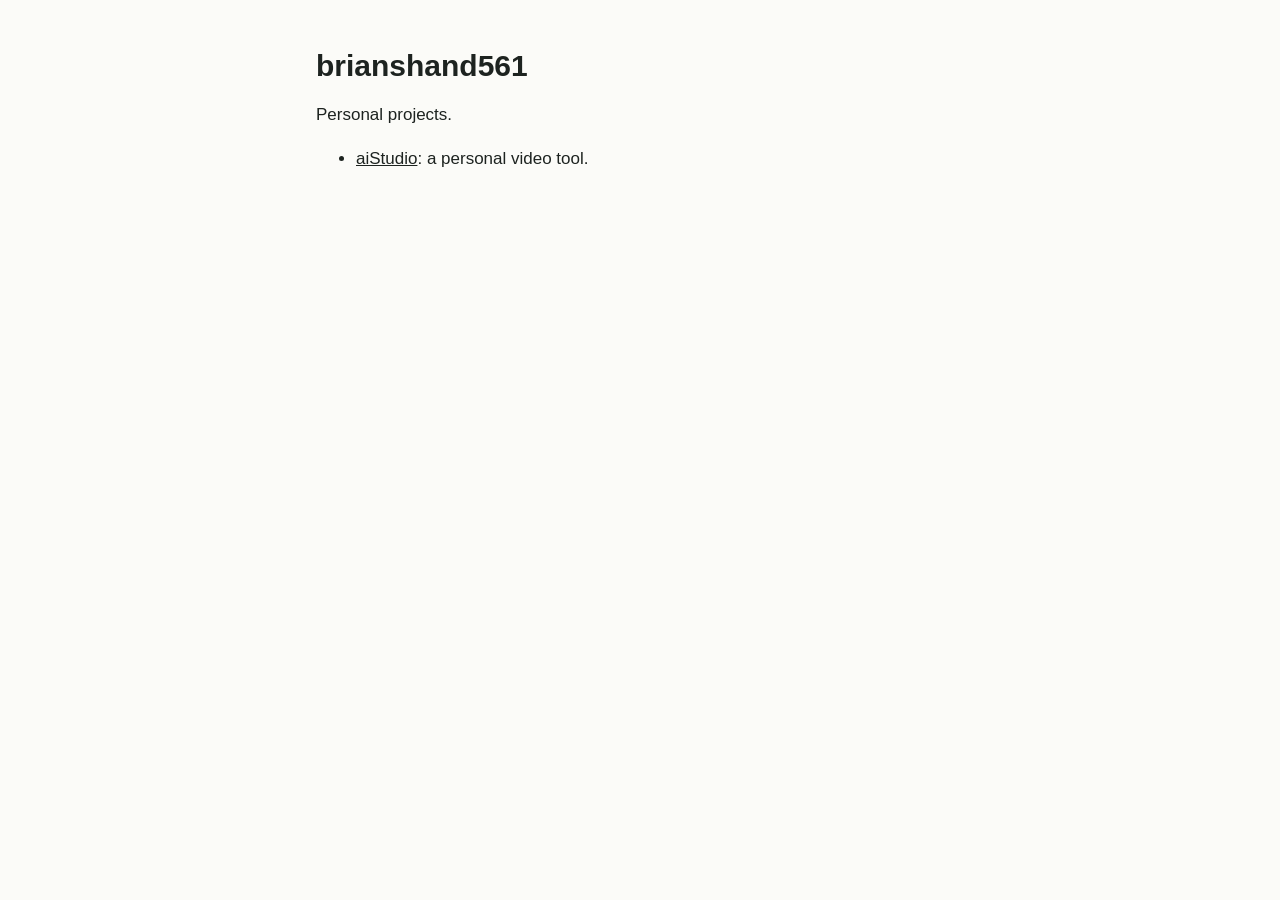
<file: index.html>
<!doctype html>
<html lang="en"><head><meta charset="utf-8"><meta name="viewport" content="width=device-width, initial-scale=1">
<title>brianshand561</title><link rel="stylesheet" href="/style.css"></head>
<body><main>
<h1>brianshand561</h1>
<p>Personal projects.</p>
<ul><li><a href="/aistudio/">aiStudio</a>: a personal video tool.</li></ul>
</main></body></html>
</file>
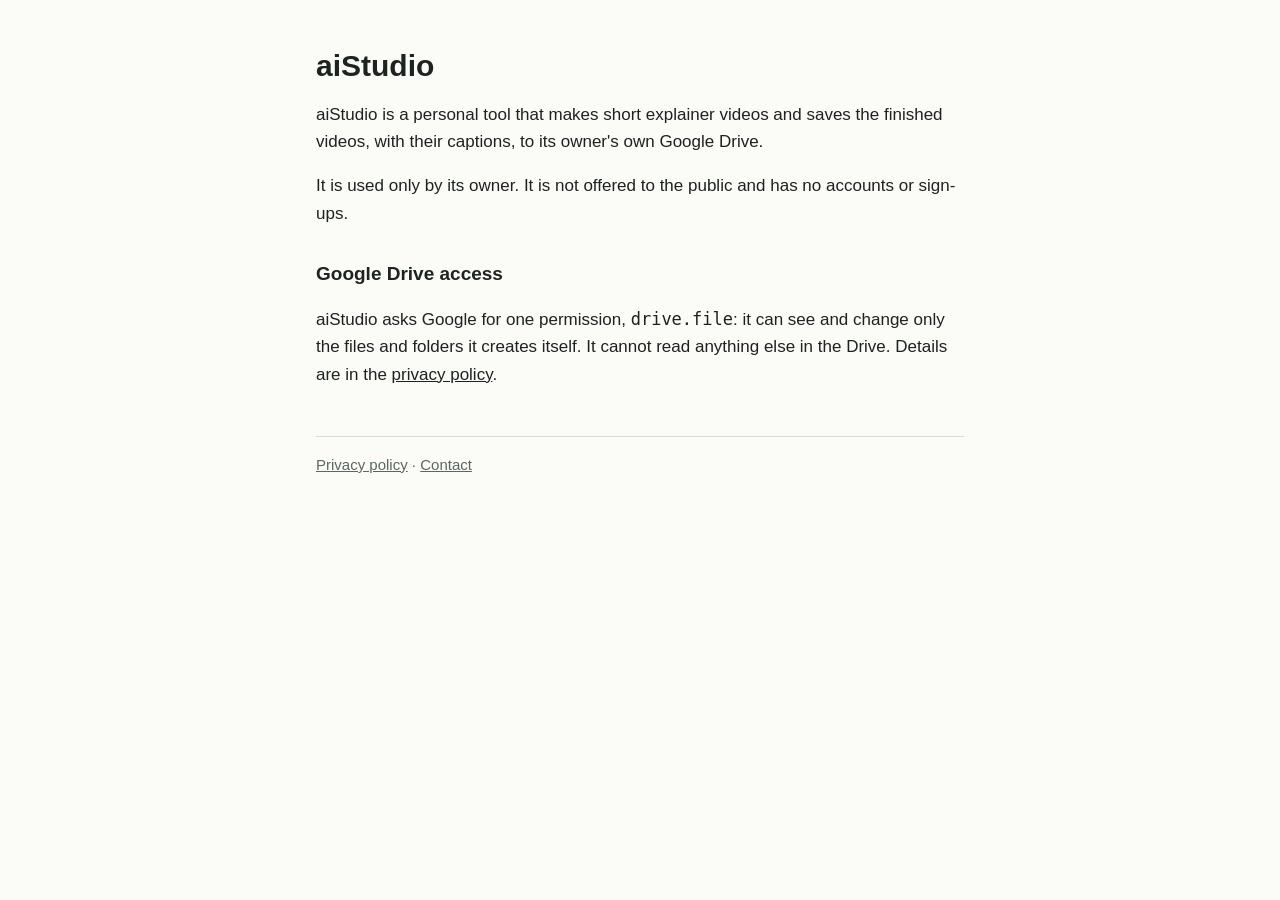
<file: aistudio/index.html>
<!doctype html>
<html lang="en"><head><meta charset="utf-8"><meta name="viewport" content="width=device-width, initial-scale=1">
<title>aiStudio</title><link rel="stylesheet" href="/style.css"></head>
<body><main>
<h1>aiStudio</h1>
<p>aiStudio is a personal tool that makes short explainer videos and saves the finished videos, with their captions, to its owner's own Google Drive.</p>
<p>It is used only by its owner. It is not offered to the public and has no accounts or sign-ups.</p>
<h2>Google Drive access</h2>
<p>aiStudio asks Google for one permission, <code>drive.file</code>: it can see and change only the files and folders it creates itself. It cannot read anything else in the Drive. Details are in the <a href="/aistudio/privacy.html">privacy policy</a>.</p>
<footer><a href="/aistudio/privacy.html">Privacy policy</a> · <a href="https://github.com/brianshand561">Contact</a></footer>
</main></body></html>
</file>
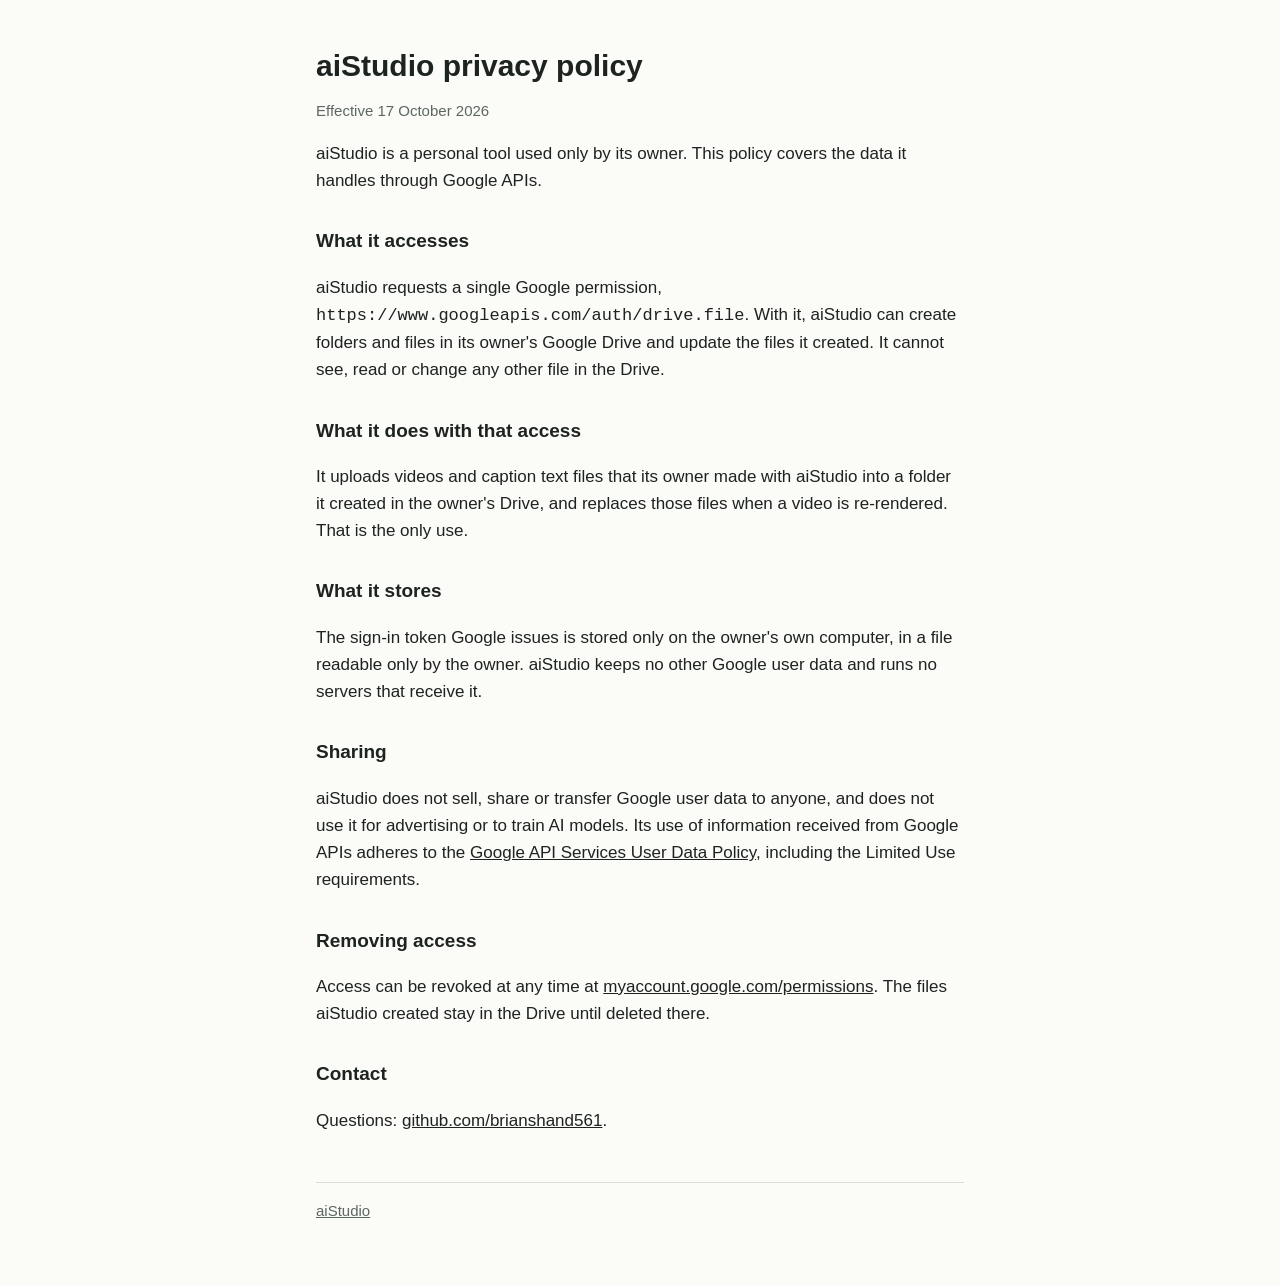
<file: aistudio/privacy.html>
<!doctype html>
<html lang="en"><head><meta charset="utf-8"><meta name="viewport" content="width=device-width, initial-scale=1">
<title>aiStudio privacy policy</title><link rel="stylesheet" href="/style.css"></head>
<body><main>
<h1>aiStudio privacy policy</h1>
<p class="muted">Effective 17 October 2026</p>
<p>aiStudio is a personal tool used only by its owner. This policy covers the data it handles through Google APIs.</p>
<h2>What it accesses</h2>
<p>aiStudio requests a single Google permission, <code>https://www.googleapis.com/auth/drive.file</code>. With it, aiStudio can create folders and files in its owner's Google Drive and update the files it created. It cannot see, read or change any other file in the Drive.</p>
<h2>What it does with that access</h2>
<p>It uploads videos and caption text files that its owner made with aiStudio into a folder it created in the owner's Drive, and replaces those files when a video is re-rendered. That is the only use.</p>
<h2>What it stores</h2>
<p>The sign-in token Google issues is stored only on the owner's own computer, in a file readable only by the owner. aiStudio keeps no other Google user data and runs no servers that receive it.</p>
<h2>Sharing</h2>
<p>aiStudio does not sell, share or transfer Google user data to anyone, and does not use it for advertising or to train AI models. Its use of information received from Google APIs adheres to the <a href="https://developers.google.com/terms/api-services-user-data-policy">Google API Services User Data Policy</a>, including the Limited Use requirements.</p>
<h2>Removing access</h2>
<p>Access can be revoked at any time at <a href="https://myaccount.google.com/permissions">myaccount.google.com/permissions</a>. The files aiStudio created stay in the Drive until deleted there.</p>
<h2>Contact</h2>
<p>Questions: <a href="https://github.com/brianshand561">github.com/brianshand561</a>.</p>
<footer><a href="/aistudio/">aiStudio</a></footer>
</main></body></html>
</file>
<file: style.css>
:root { --bg: #fbfbf8; --ink: #1d2320; --muted: #5d6762; --rule: #dcdfd8; }
@media (prefers-color-scheme: dark) { :root { --bg: #141816; --ink: #e6e8e3; --muted: #9aa49e; --rule: #2c332f; } }
* { box-sizing: border-box; }
body { margin: 0; background: var(--bg); color: var(--ink); font: 17px/1.6 -apple-system, "Segoe UI", Helvetica, Arial, sans-serif; }
main { max-width: 680px; margin: 0 auto; padding: 48px 16px 64px; }
h1 { font-size: 30px; line-height: 1.2; margin: 0 0 8px; }
h2 { font-size: 19px; margin: 32px 0 6px; }
p, li { color: var(--ink); }
.muted { color: var(--muted); font-size: 15px; }
a { color: inherit; }
footer { margin-top: 48px; padding-top: 16px; border-top: 1px solid var(--rule); font-size: 15px; color: var(--muted); }
</file>
